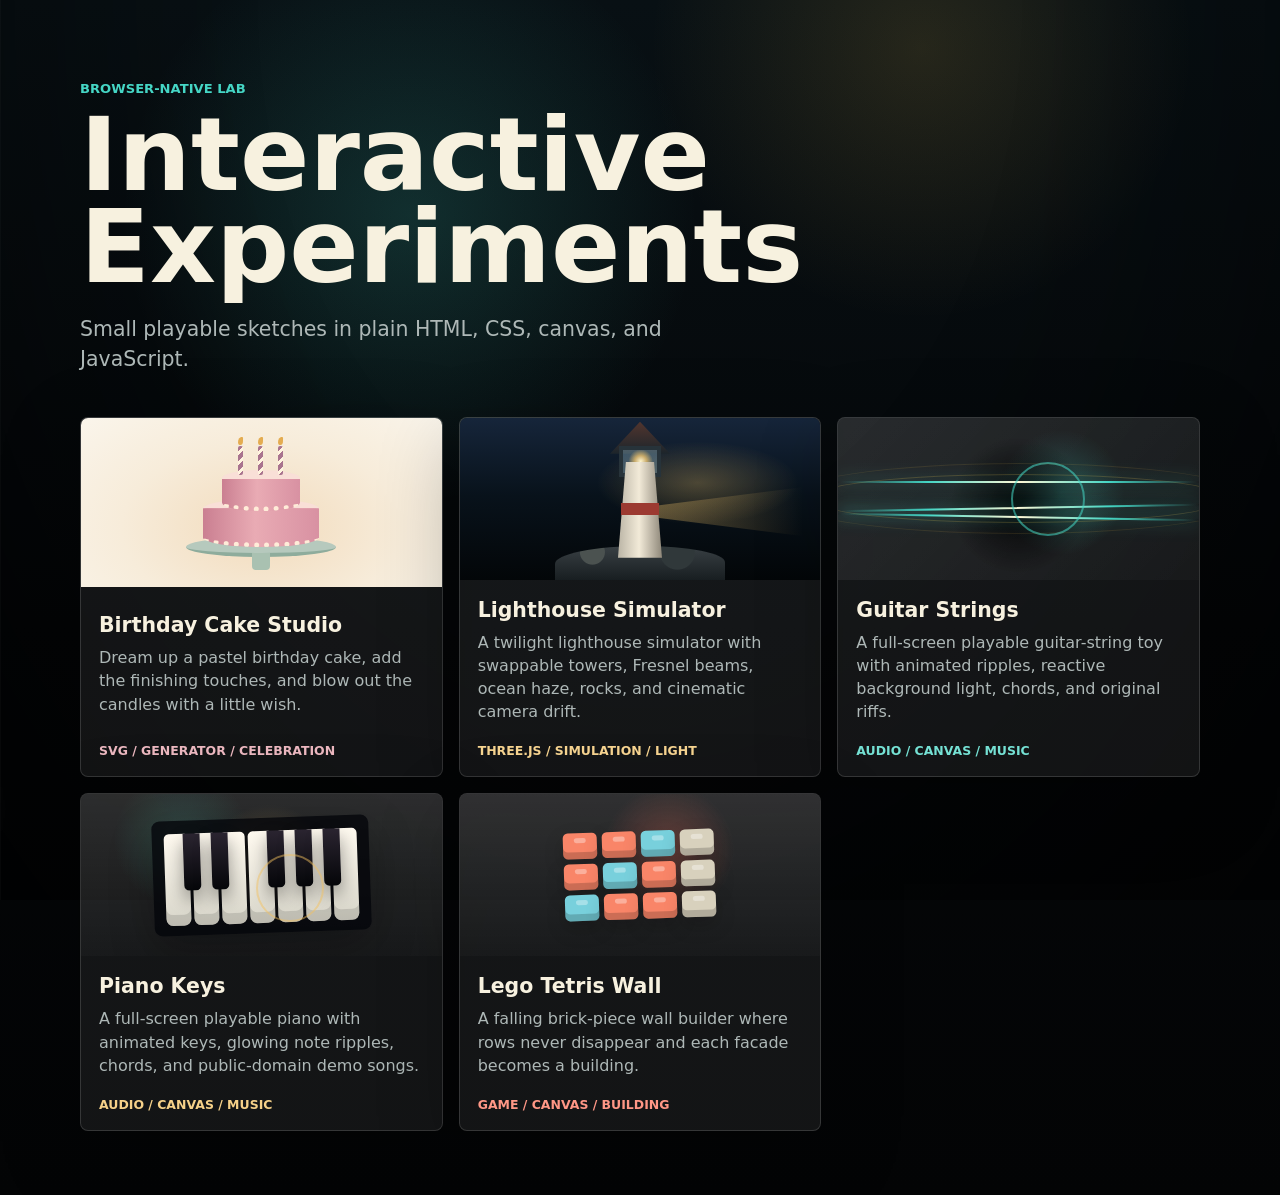
<file: index.html>
<!doctype html>
<html lang="en">
<head>
  <meta charset="utf-8">
  <meta name="viewport" content="width=device-width, initial-scale=1">
  <title>Interactive Experiments</title>
  <meta name="description" content="A growing collection of small browser-native interaction, audio, and visual experiments.">
  <link rel="stylesheet" href="shared/gallery.css?v=24">
</head>
<body>
  <main class="shell">
    <header class="hero">
      <p class="eyebrow">Browser-native lab</p>
      <h1>Interactive Experiments</h1>
      <p class="intro">Small playable sketches in plain HTML, CSS, canvas, and JavaScript.</p>
    </header>

    <section class="grid" id="experiment-grid" aria-label="Experiments">
      <a class="experiment-card" href="experiments/birthday-cake/" style="--accent: #e6a1ab">
        <span class="card-art cake-art" aria-hidden="true">
          <span class="mini-cake-stand"></span>
          <span class="mini-cake-bottom"></span>
          <span class="mini-cake-top"></span>
          <span class="mini-cake-candles"><i></i><i></i><i></i></span>
        </span>
        <span class="card-copy">
          <strong>Birthday Cake Studio</strong>
          <span>Dream up a pastel birthday cake, add the finishing touches, and blow out the candles with a little wish.</span>
        </span>
        <span class="tags">svg / generator / celebration</span>
      </a>
      <a class="experiment-card" href="experiments/lighthouse-simulator/?v=23" style="--accent: #f6c66a">
        <span class="card-art lighthouse-art" aria-hidden="true">
          <span class="mini-beam"></span>
          <span class="mini-lighthouse">
            <span class="mini-roof"></span>
            <span class="mini-lantern"></span>
            <span class="mini-tower"></span>
            <span class="mini-band"></span>
          </span>
          <span class="mini-rocks"></span>
        </span>
        <span class="card-copy">
          <strong>Lighthouse Simulator</strong>
          <span>A twilight lighthouse simulator with swappable towers, Fresnel beams, ocean haze, rocks, and cinematic camera drift.</span>
        </span>
        <span class="tags">three.js / simulation / light</span>
      </a>
      <a class="experiment-card" href="experiments/guitar-strings/" style="--accent: #45d6c5">
        <span class="card-art strings-art" aria-hidden="true">
          <span class="string string-a"></span>
          <span class="string string-b"></span>
          <span class="string string-c"></span>
          <span class="pulse"></span>
        </span>
        <span class="card-copy">
          <strong>Guitar Strings</strong>
          <span>A full-screen playable guitar-string toy with animated ripples, reactive background light, chords, and original riffs.</span>
        </span>
        <span class="tags">audio / canvas / music</span>
      </a>
      <a class="experiment-card" href="experiments/piano-keys/" style="--accent: #f3c15f">
        <span class="card-art piano-art" aria-hidden="true">
          <span class="mini-piano">
            <span class="piano-white"></span>
            <span class="piano-white"></span>
            <span class="piano-white"></span>
            <span class="piano-white"></span>
            <span class="piano-white"></span>
            <span class="piano-white"></span>
            <span class="piano-white"></span>
            <span class="piano-black black-a"></span>
            <span class="piano-black black-b"></span>
            <span class="piano-black black-c"></span>
            <span class="piano-black black-d"></span>
            <span class="piano-black black-e"></span>
          </span>
          <span class="key-glow"></span>
        </span>
        <span class="card-copy">
          <strong>Piano Keys</strong>
          <span>A full-screen playable piano with animated keys, glowing note ripples, chords, and public-domain demo songs.</span>
        </span>
        <span class="tags">audio / canvas / music</span>
      </a>
      <a class="experiment-card" href="experiments/lego-tetris/" style="--accent: #ff725c">
        <span class="card-art bricks-art" aria-hidden="true">
          <span class="mini-wall">
            <span></span><span></span><span></span><span></span>
            <span></span><span></span><span></span><span></span>
            <span></span><span></span><span></span><span></span>
          </span>
        </span>
        <span class="card-copy">
          <strong>Lego Tetris Wall</strong>
          <span>A falling brick-piece wall builder where rows never disappear and each facade becomes a building.</span>
        </span>
        <span class="tags">game / canvas / building</span>
      </a>
    </section>
  </main>

  <script src="shared/gallery.js?v=24" defer></script>
</body>
</html>
</file>
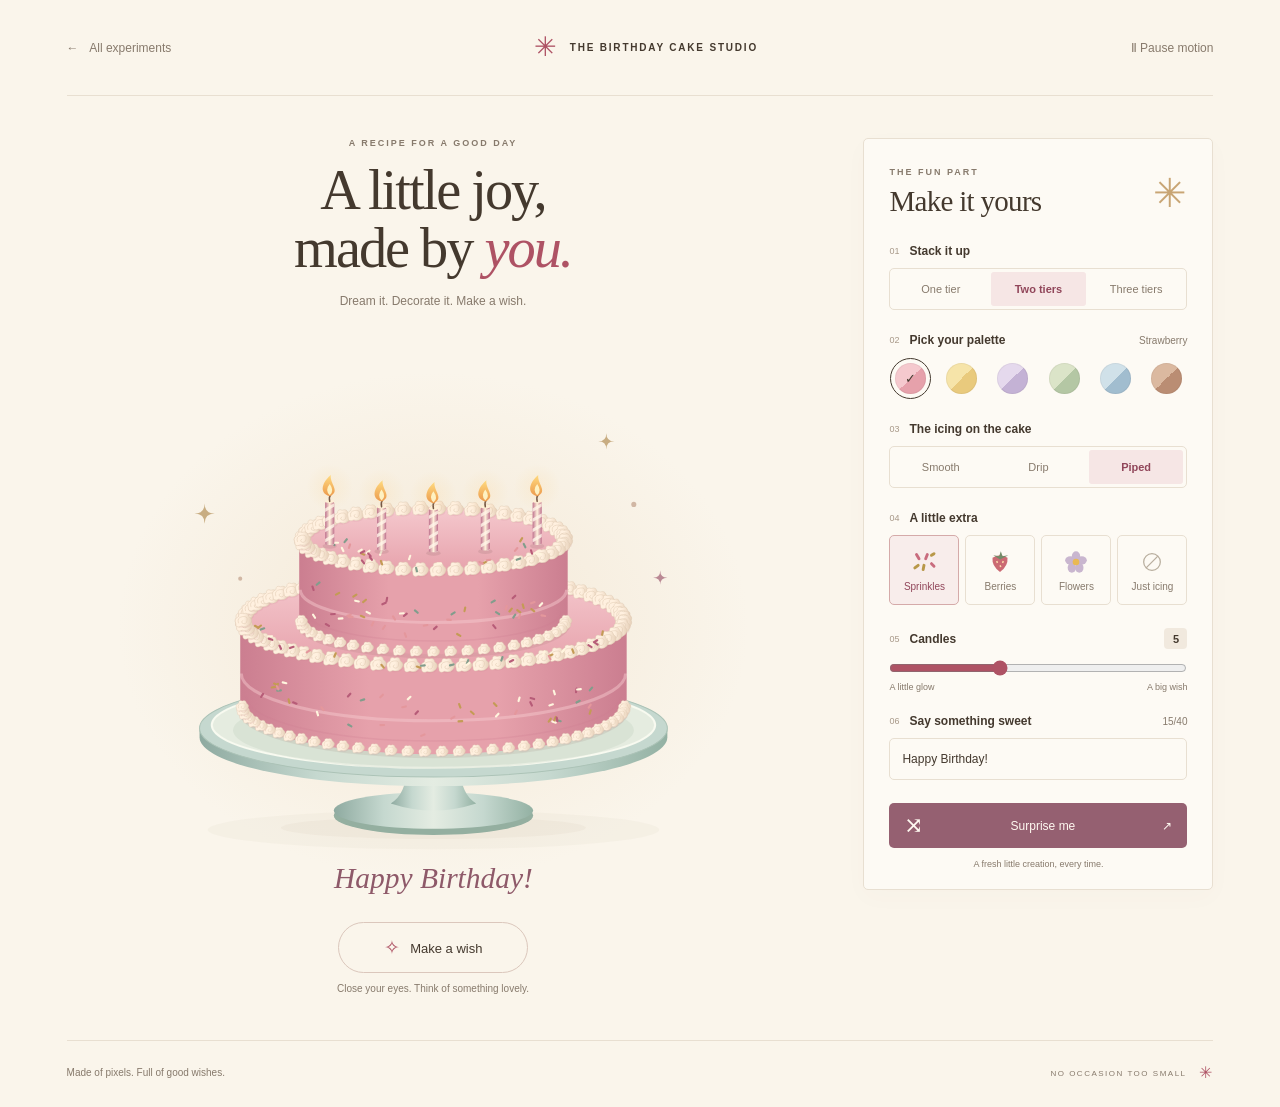
<file: experiments/birthday-cake/index.html>
<!doctype html>
<html lang="en">
<head>
  <meta charset="utf-8">
  <meta name="viewport" content="width=device-width, initial-scale=1">
  <meta name="theme-color" content="#faf5eb">
  <meta name="description" content="Make a little birthday magic. Build your own animated cake, add the finishing touches, and make a wish.">
  <title>Birthday Cake Studio · Interactive Experiments</title>
  <link rel="stylesheet" href="css/styles.css">
</head>
<body>
  <div class="page">
    <header class="masthead">
      <a class="back-link" href="../../" aria-label="Back to all experiments"><span aria-hidden="true">←</span> All experiments</a>
      <span class="wordmark"><span class="brand-flower" aria-hidden="true">✳</span> THE BIRTHDAY CAKE STUDIO</span>
      <button id="motion-toggle" class="motion-toggle" type="button" aria-pressed="false"><span aria-hidden="true">Ⅱ</span> Pause motion</button>
    </header>

    <main class="studio">
      <section class="preview" aria-label="Your birthday cake">
        <div class="intro">
          <p class="eyebrow">A RECIPE FOR A GOOD DAY</p>
          <h1>A little joy,<br>made by <em>you.</em></h1>
          <p>Dream it. Decorate it. Make a wish.</p>
        </div>
        <div id="cake-stage" class="cake-stage">
          <svg id="cake-svg" xmlns="http://www.w3.org/2000/svg" viewBox="0 0 760 680" role="img" aria-labelledby="cake-title cake-description">
            <title id="cake-title">Your birthday cake</title>
            <desc id="cake-description">A strawberry-pink birthday cake with two tiers and five lit candles.</desc>
          </svg>
        </div>
        <div class="celebration-controls">
          <button id="wish-button" class="wish-button" type="button"><span aria-hidden="true">✧</span> Make a wish</button>
          <p id="wish-hint">Close your eyes. Think of something lovely.</p>
        </div>
        <p id="announcement" class="sr-only" role="status" aria-live="polite" aria-atomic="true"></p>
      </section>

      <aside class="recipe" aria-labelledby="recipe-title">
        <div class="recipe-heading"><div><p class="eyebrow">THE FUN PART</p><h2 id="recipe-title">Make it yours</h2></div><span class="recipe-star" aria-hidden="true">✳</span></div>
        <form id="cake-controls">
          <fieldset>
            <legend><span class="step">01</span> Stack it up</legend>
            <div class="segments tier-options">
              <label><input type="radio" name="tiers" value="1"><span>One tier</span></label>
              <label><input type="radio" name="tiers" value="2" checked><span>Two tiers</span></label>
              <label><input type="radio" name="tiers" value="3"><span>Three tiers</span></label>
            </div>
          </fieldset>

          <fieldset>
            <legend><span class="step">02</span> Pick your palette <span id="palette-name" class="field-detail">Strawberry</span></legend>
            <div id="palette-options" class="palette-options"></div>
          </fieldset>

          <fieldset>
            <legend><span class="step">03</span> The icing on the cake</legend>
            <div class="segments">
              <label><input type="radio" name="icing" value="smooth"><span>Smooth</span></label>
              <label><input type="radio" name="icing" value="drip"><span>Drip</span></label>
              <label><input type="radio" name="icing" value="piped" checked><span>Piped</span></label>
            </div>
          </fieldset>

          <fieldset>
            <legend><span class="step">04</span> A little extra</legend>
            <div class="topping-options">
              <label><input type="radio" name="topping" value="sprinkles" checked><span><svg viewBox="0 0 36 30" aria-hidden="true"><g stroke-width="3.5" stroke-linecap="round"><path d="m9 6 3 5m10-5-2 5m7 6 3 3" stroke="#c96c7e"/><path d="m7 22 4-3m6 5 1-5m9-12 3-2" stroke="#b89848"/></g></svg>Sprinkles</span></label>
              <label><input type="radio" name="topping" value="berries"><span><svg viewBox="0 0 36 30" aria-hidden="true"><path d="M9 10Q18 4 27 10Q28 20 18 27Q8 20 9 10" fill="#cb6a73"/><path d="m18 12-8-5 7 1 2-6 2 6 7-1Z" fill="#738b68"/><path d="m14 14 1 2m7-2-1 2m-3 3 1 2" stroke="#ffdfac" stroke-width="1.8"/></svg>Berries</span></label>
              <label><input type="radio" name="topping" value="flowers"><span><svg viewBox="0 0 36 30" aria-hidden="true"><g fill="#c9b6cf"><ellipse cx="18" cy="8" rx="5" ry="6"/><ellipse cx="25" cy="13" rx="6" ry="5"/><ellipse cx="22" cy="22" rx="5" ry="6"/><ellipse cx="13" cy="22" rx="5" ry="6"/><ellipse cx="11" cy="13" rx="6" ry="5"/></g><circle cx="18" cy="15" r="4" fill="#e9b953"/></svg>Flowers</span></label>
              <label><input type="radio" name="topping" value="none"><span><svg viewBox="0 0 36 30" aria-hidden="true"><circle cx="18" cy="15" r="10" fill="none" stroke="#b8ae9e" stroke-width="1.5"/><path d="m11 22 14-14" stroke="#b8ae9e" stroke-width="1.5"/></svg>Just icing</span></label>
            </div>
          </fieldset>

          <div class="candle-field">
            <label for="candles"><span class="step">05</span> Candles <output id="candle-count" for="candles">5</output></label>
            <input id="candles" name="candles" type="range" min="1" max="12" value="5">
            <div class="range-ends" aria-hidden="true"><span>A little glow</span><span>A big wish</span></div>
          </div>

          <div class="message-field">
            <label for="message"><span class="step">06</span> Say something sweet <span class="field-detail"><span id="message-count">15</span>/40</span></label>
            <input id="message" name="message" type="text" value="Happy Birthday!" maxlength="40" autocomplete="off" spellcheck="false" placeholder="Your birthday message">
          </div>
          <button id="surprise-button" class="surprise-button" type="button"><span aria-hidden="true">⤨</span> Surprise me <span class="button-arrow" aria-hidden="true">↗</span></button>
          <p class="recipe-note">A fresh little creation, every time.</p>
        </form>
      </aside>
    </main>
    <footer><span>Made of pixels. Full of good wishes.</span><span>NO OCCASION TOO SMALL <span aria-hidden="true">✳</span></span></footer>
    <noscript><p class="noscript">Please enable JavaScript to decorate your cake.</p></noscript>
  </div>
  <script type="module" src="js/main.js"></script>
</body>
</html>
</file>
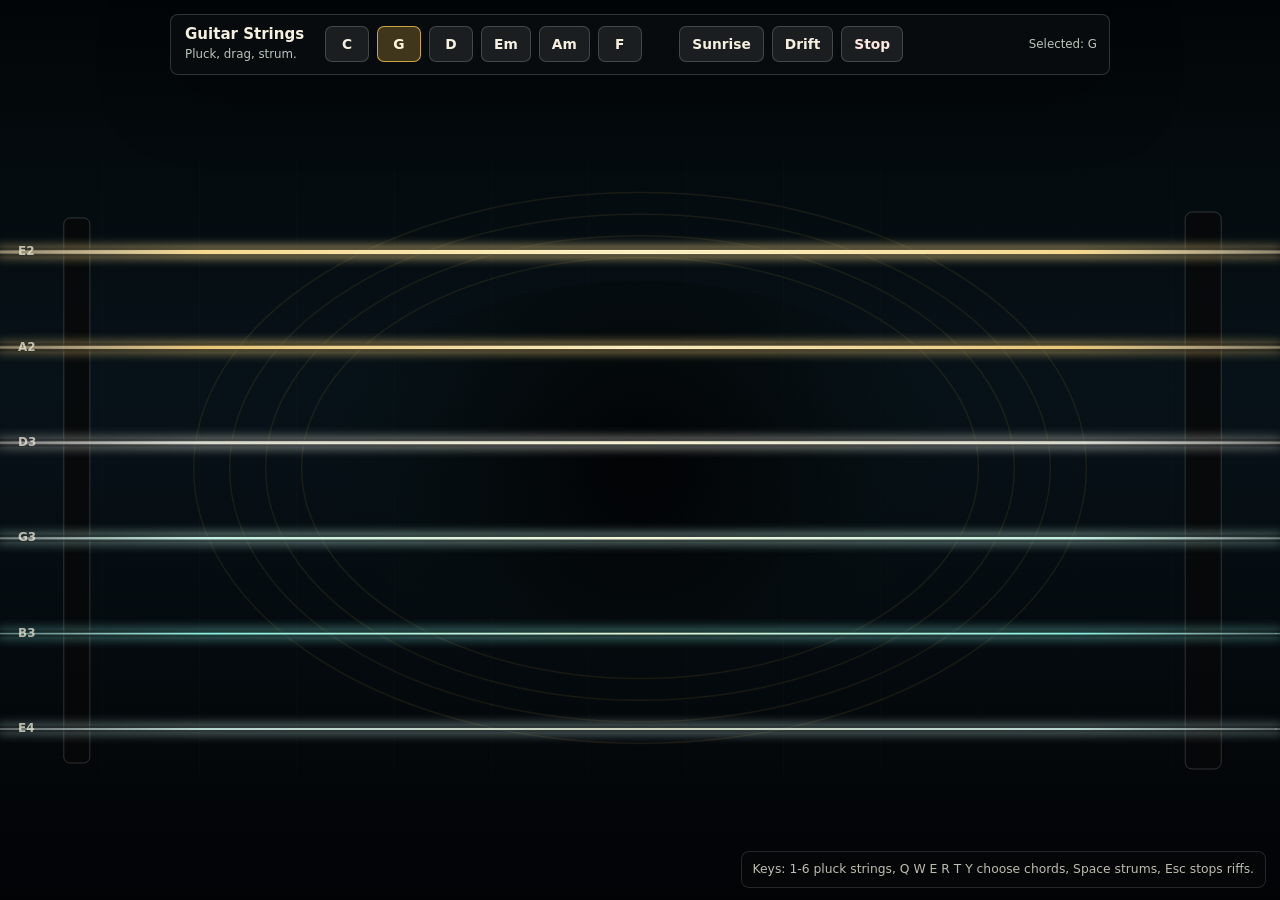
<file: experiments/guitar-strings/index.html>
<!doctype html>
<html lang="en">
<head>
  <meta charset="utf-8">
  <meta name="viewport" content="width=device-width, initial-scale=1">
  <title>Playable Guitar Strings</title>
  <style>
    :root {
      color-scheme: dark;
      --ink: #f5f0df;
      --muted: #b9c6bc;
      --panel: rgba(11, 14, 16, 0.74);
      --panel-strong: rgba(5, 7, 9, 0.88);
      --line: rgba(255, 255, 255, 0.16);
      --gold: #f2c14e;
      --teal: #45d6c5;
      --rose: #f0786d;
    }

    * {
      box-sizing: border-box;
    }

    html,
    body {
      width: 100%;
      height: 100%;
      margin: 0;
      overflow: hidden;
      background:
        linear-gradient(180deg, #030608 0%, #071014 44%, #030507 100%);
      color: var(--ink);
      font-family: Inter, ui-sans-serif, system-ui, -apple-system, BlinkMacSystemFont, "Segoe UI", sans-serif;
      letter-spacing: 0;
      user-select: none;
      -webkit-user-select: none;
      touch-action: none;
    }

    body::before {
      position: fixed;
      inset: 0;
      content: "";
      pointer-events: none;
      background:
        linear-gradient(90deg, rgba(255, 255, 255, 0.025) 0 1px, transparent 1px 11vw),
        radial-gradient(ellipse at 50% 48%, rgba(255, 255, 255, 0.045), transparent 34%),
        radial-gradient(ellipse at 50% 50%, transparent 0 32%, rgba(0, 0, 0, 0.7) 86%);
      opacity: 0.76;
    }

    canvas {
      position: fixed;
      inset: 0;
      width: 100vw;
      height: 100vh;
      display: block;
      cursor: crosshair;
    }

    .topbar {
      position: fixed;
      top: max(14px, env(safe-area-inset-top));
      left: 50%;
      z-index: 2;
      display: flex;
      align-items: center;
      gap: 14px;
      width: min(940px, calc(100vw - 28px));
      min-height: 56px;
      padding: 10px 12px;
      border: 1px solid var(--line);
      border-radius: 8px;
      background: var(--panel);
      box-shadow: 0 18px 70px rgba(0, 0, 0, 0.36);
      backdrop-filter: blur(18px) saturate(1.2);
      transform: translateX(-50%);
    }

    .brand {
      min-width: 128px;
      padding: 2px 6px 2px 2px;
    }

    .brand strong {
      display: block;
      font-size: 0.94rem;
      line-height: 1.05;
    }

    .brand span,
    .status {
      color: var(--muted);
      font-size: 0.74rem;
      line-height: 1.25;
    }

    .controls {
      display: flex;
      align-items: center;
      gap: 8px;
      min-width: 0;
    }

    .controls.chords {
      flex: 1 1 auto;
    }

    .controls.riffs {
      flex: 0 0 auto;
    }

    button {
      appearance: none;
      min-width: 44px;
      height: 36px;
      padding: 0 12px;
      border: 1px solid rgba(255, 255, 255, 0.18);
      border-radius: 7px;
      background: rgba(255, 255, 255, 0.08);
      color: var(--ink);
      font: inherit;
      font-size: 0.86rem;
      font-weight: 700;
      letter-spacing: 0;
      white-space: nowrap;
      cursor: pointer;
      transition: transform 120ms ease, border-color 120ms ease, background 120ms ease;
    }

    button:hover {
      border-color: rgba(242, 193, 78, 0.62);
      background: rgba(242, 193, 78, 0.16);
      transform: translateY(-1px);
    }

    button:focus-visible {
      outline: 2px solid var(--teal);
      outline-offset: 2px;
    }

    button[aria-pressed="true"] {
      border-color: rgba(242, 193, 78, 0.8);
      background: rgba(242, 193, 78, 0.24);
      color: #fff7dc;
    }

    .stop {
      color: #ffe7e2;
    }

    .status {
      flex: 0 1 180px;
      min-width: 116px;
      text-align: right;
    }

    .help {
      position: fixed;
      right: max(14px, env(safe-area-inset-right));
      bottom: max(12px, env(safe-area-inset-bottom));
      z-index: 2;
      max-width: min(530px, calc(100vw - 28px));
      padding: 9px 11px;
      border: 1px solid rgba(255, 255, 255, 0.13);
      border-radius: 8px;
      background: var(--panel-strong);
      color: rgba(245, 240, 223, 0.78);
      font-size: 0.77rem;
      line-height: 1.35;
      backdrop-filter: blur(14px);
    }

    .flash {
      position: fixed;
      left: 50%;
      bottom: max(54px, calc(env(safe-area-inset-bottom) + 54px));
      z-index: 3;
      padding: 8px 12px;
      border: 1px solid rgba(69, 214, 197, 0.35);
      border-radius: 8px;
      background: rgba(4, 13, 13, 0.78);
      color: #dffffb;
      font-size: 0.8rem;
      opacity: 0;
      transform: translate(-50%, 10px);
      transition: opacity 180ms ease, transform 180ms ease;
      pointer-events: none;
    }

    .flash.show {
      opacity: 1;
      transform: translate(-50%, 0);
    }

    @media (max-width: 760px) {
      .topbar {
        top: max(10px, env(safe-area-inset-top));
        align-items: stretch;
        flex-wrap: wrap;
        gap: 8px;
        padding: 9px;
      }

      .brand {
        min-width: 0;
        flex: 1 1 156px;
      }

      .controls {
        flex-wrap: wrap;
        gap: 6px;
      }

      .controls.chords,
      .controls.riffs {
        flex: 1 1 100%;
      }

      button {
        flex: 1 1 46px;
        min-width: 42px;
        height: 34px;
        padding: 0 9px;
        font-size: 0.82rem;
      }

      .status {
        flex: 1 1 160px;
        text-align: left;
      }

      .help {
        left: max(10px, env(safe-area-inset-left));
        right: max(10px, env(safe-area-inset-right));
        bottom: max(10px, env(safe-area-inset-bottom));
        max-width: none;
        font-size: 0.72rem;
      }
    }

    @media (max-height: 560px) {
      .help {
        display: none;
      }
    }
  </style>
</head>
<body>
  <canvas id="guitar" aria-label="Interactive animated guitar strings"></canvas>

  <section class="topbar" aria-label="Guitar controls">
    <div class="brand">
      <strong>Guitar Strings</strong>
      <span>Pluck, drag, strum.</span>
    </div>
    <div class="controls chords" aria-label="Chords">
      <button type="button" data-chord="C" aria-pressed="false">C</button>
      <button type="button" data-chord="G" aria-pressed="true">G</button>
      <button type="button" data-chord="D" aria-pressed="false">D</button>
      <button type="button" data-chord="Em" aria-pressed="false">Em</button>
      <button type="button" data-chord="Am" aria-pressed="false">Am</button>
      <button type="button" data-chord="F" aria-pressed="false">F</button>
    </div>
    <div class="controls riffs" aria-label="Riffs">
      <button type="button" data-riff="sunrise">Sunrise</button>
      <button type="button" data-riff="drift">Drift</button>
      <button class="stop" type="button" data-stop>Stop</button>
    </div>
    <div class="status" id="status" aria-live="polite">Selected: G</div>
  </section>

  <div class="help">Keys: 1-6 pluck strings, Q W E R T Y choose chords, Space strums, Esc stops riffs.</div>
  <div class="flash" id="flash">Audio ready</div>

  <script src="js/config.js" defer></script>
  <script src="js/audio.js" defer></script>
  <script src="js/renderer.js" defer></script>
  <script src="js/main.js" defer></script>
</body>
</html>
</file>
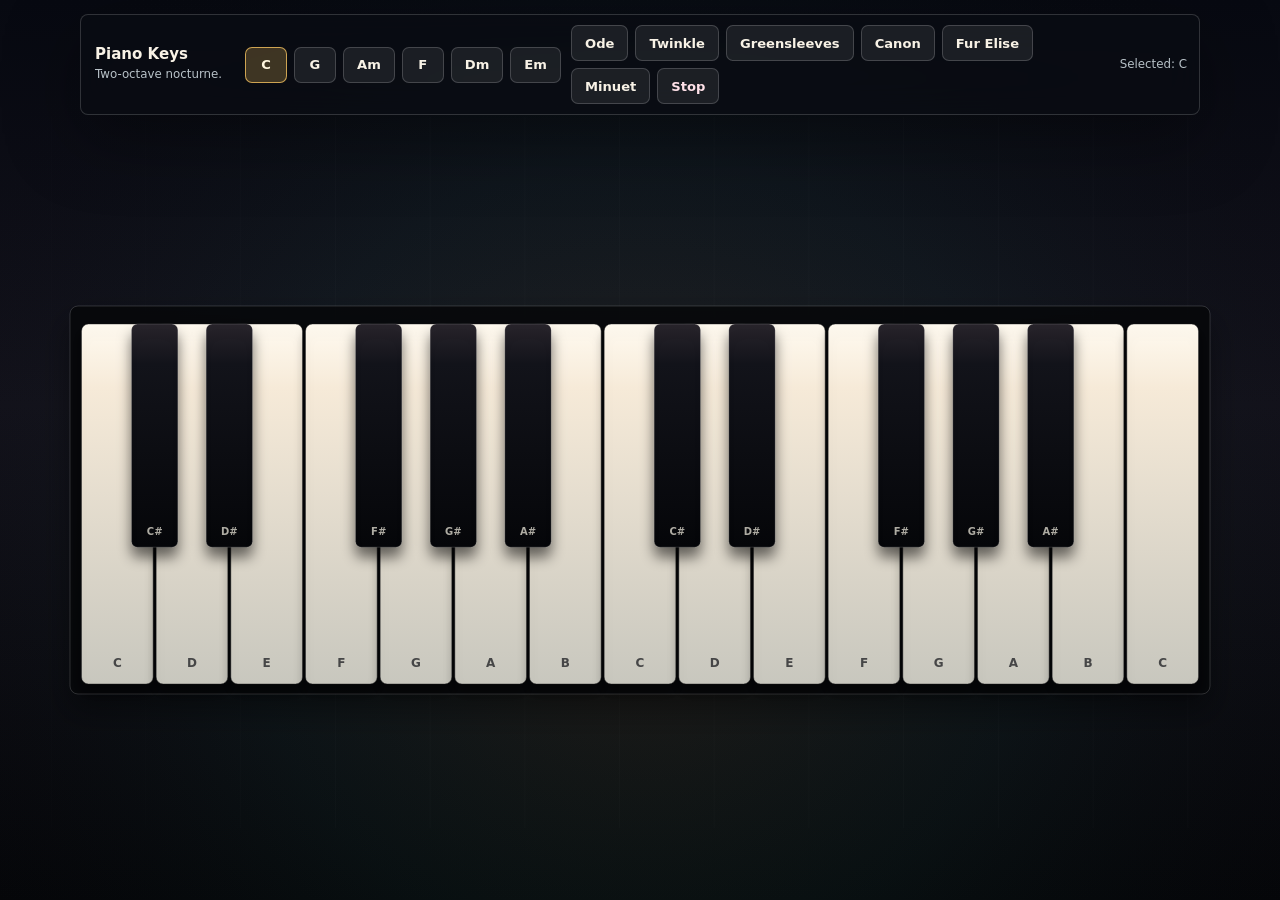
<file: experiments/piano-keys/index.html>
<!doctype html>
<html lang="en">
<head>
  <meta charset="utf-8">
  <meta name="viewport" content="width=device-width, initial-scale=1">
  <title>Playable Piano Keys</title>
  <style>
    :root {
      color-scheme: dark;
      --ink: #f8f2e6;
      --muted: #b8c2c8;
      --panel: rgba(10, 12, 18, 0.78);
      --panel-strong: rgba(4, 6, 10, 0.9);
      --line: rgba(255, 255, 255, 0.16);
      --amber: #f3c15f;
      --jade: #52ddbd;
      --rose: #f07a96;
      --blue: #7eb7ff;
    }

    * {
      box-sizing: border-box;
    }

    html,
    body {
      width: 100%;
      height: 100%;
      margin: 0;
      overflow: hidden;
      background: linear-gradient(180deg, #07090f 0%, #111019 48%, #050609 100%);
      color: var(--ink);
      font-family: Inter, ui-sans-serif, system-ui, -apple-system, BlinkMacSystemFont, "Segoe UI", sans-serif;
      letter-spacing: 0;
      user-select: none;
      -webkit-user-select: none;
      touch-action: none;
    }

    body::before {
      position: fixed;
      inset: 0;
      content: "";
      pointer-events: none;
      background:
        linear-gradient(90deg, rgba(255, 255, 255, 0.026) 0 1px, transparent 1px 10vw),
        radial-gradient(ellipse at 50% 74%, rgba(243, 193, 95, 0.1), transparent 31%),
        radial-gradient(ellipse at 34% 18%, rgba(82, 221, 189, 0.08), transparent 28%),
        radial-gradient(ellipse at 72% 22%, rgba(240, 122, 150, 0.08), transparent 24%),
        radial-gradient(ellipse at 50% 50%, transparent 0 48%, rgba(0, 0, 0, 0.64) 94%);
      opacity: 0.9;
    }

    canvas {
      position: fixed;
      inset: 0;
      width: 100vw;
      height: 100vh;
      display: block;
      cursor: pointer;
    }

    .topbar {
      position: fixed;
      top: max(14px, env(safe-area-inset-top));
      left: 50%;
      z-index: 2;
      display: grid;
      grid-template-columns: 142px max-content minmax(0, 1fr) 126px;
      align-items: center;
      gap: 10px;
      width: min(1120px, calc(100vw - 28px));
      min-height: 58px;
      padding: 10px 12px;
      border: 1px solid var(--line);
      border-radius: 8px;
      background: var(--panel);
      box-shadow: 0 20px 74px rgba(0, 0, 0, 0.38);
      backdrop-filter: blur(18px) saturate(1.18);
      transform: translateX(-50%);
    }

    .brand {
      min-width: 0;
      padding: 2px 4px 2px 2px;
    }

    .brand strong {
      display: block;
      font-size: 0.94rem;
      line-height: 1.05;
    }

    .brand span,
    .status {
      color: var(--muted);
      font-size: 0.74rem;
      line-height: 1.25;
    }

    .controls {
      display: flex;
      align-items: center;
      gap: 7px;
      min-width: 0;
      min-height: 36px;
    }

    .controls.chords {
      justify-content: center;
    }

    .controls.songs {
      flex-wrap: wrap;
      justify-content: flex-start;
      overflow: visible;
    }

    button {
      appearance: none;
      flex: 0 0 auto;
      min-width: 42px;
      height: 36px;
      padding: 0 13px;
      border: 1px solid rgba(255, 255, 255, 0.18);
      border-radius: 7px;
      background: rgba(255, 255, 255, 0.08);
      color: var(--ink);
      font: inherit;
      font-size: 0.82rem;
      font-weight: 750;
      letter-spacing: 0;
      white-space: nowrap;
      cursor: pointer;
      transition: transform 120ms ease, border-color 120ms ease, background 120ms ease;
    }

    button:hover {
      border-color: rgba(82, 221, 189, 0.62);
      background: rgba(82, 221, 189, 0.14);
      transform: translateY(-1px);
    }

    button:focus-visible {
      outline: 2px solid var(--jade);
      outline-offset: 2px;
    }

    button[aria-pressed="true"] {
      border-color: rgba(243, 193, 95, 0.8);
      background: rgba(243, 193, 95, 0.23);
      color: #fff7df;
    }

    .stop {
      color: #ffe1e8;
    }

    .status {
      flex: 0 1 170px;
      min-width: 116px;
      text-align: right;
    }

    .flash {
      position: fixed;
      left: 50%;
      bottom: max(24px, calc(env(safe-area-inset-bottom) + 24px));
      z-index: 3;
      padding: 8px 12px;
      border: 1px solid rgba(126, 183, 255, 0.34);
      border-radius: 8px;
      background: rgba(5, 9, 16, 0.8);
      color: #e2f0ff;
      font-size: 0.8rem;
      opacity: 0;
      transform: translate(-50%, 10px);
      transition: opacity 180ms ease, transform 180ms ease;
      pointer-events: none;
    }

    .flash.show {
      opacity: 1;
      transform: translate(-50%, 0);
    }

    @media (max-width: 900px) {
      .topbar {
        grid-template-columns: 1fr auto;
        align-items: stretch;
        gap: 8px;
        padding: 9px;
      }

      .brand {
        grid-column: 1;
      }

      .controls {
        gap: 6px;
      }

      .controls.chords,
      .controls.songs {
        grid-column: 1 / -1;
      }

      .controls.chords {
        flex-wrap: wrap;
      }

      button {
        min-width: 40px;
        height: 34px;
        padding: 0 11px;
        font-size: 0.78rem;
      }

      .status {
        grid-column: 2;
        text-align: left;
      }
    }

    @media (max-height: 520px) {
      .topbar {
        top: max(8px, env(safe-area-inset-top));
      }
    }
  </style>
</head>
<body>
  <canvas id="piano" aria-label="Interactive animated piano keyboard"></canvas>

  <section class="topbar" aria-label="Piano controls">
    <div class="brand">
      <strong>Piano Keys</strong>
      <span>Two-octave nocturne.</span>
    </div>
    <div class="controls chords" aria-label="Chords">
      <button type="button" data-chord="C" aria-pressed="true">C</button>
      <button type="button" data-chord="G" aria-pressed="false">G</button>
      <button type="button" data-chord="Am" aria-pressed="false">Am</button>
      <button type="button" data-chord="F" aria-pressed="false">F</button>
      <button type="button" data-chord="Dm" aria-pressed="false">Dm</button>
      <button type="button" data-chord="Em" aria-pressed="false">Em</button>
    </div>
    <div class="controls songs" aria-label="Demo songs">
      <button type="button" data-song="ode">Ode</button>
      <button type="button" data-song="twinkle">Twinkle</button>
      <button type="button" data-song="greensleeves">Greensleeves</button>
      <button type="button" data-song="canon">Canon</button>
      <button type="button" data-song="furElise">Fur Elise</button>
      <button type="button" data-song="minuet">Minuet</button>
      <button class="stop" type="button" data-stop>Stop</button>
    </div>
    <div class="status" id="status" aria-live="polite">Selected: C</div>
  </section>

  <div class="flash" id="flash">Audio ready</div>

  <script src="js/config.js" defer></script>
  <script src="js/audio.js" defer></script>
  <script src="js/renderer.js" defer></script>
  <script src="js/main.js" defer></script>
</body>
</html>
</file>
<file: shared/gallery.css>
:root {
  color-scheme: dark;
  --bg: #050709;
  --ink: #f7f1df;
  --muted: #aeb8b7;
  --panel: rgba(255, 255, 255, 0.065);
  --panel-strong: rgba(255, 255, 255, 0.095);
  --line: rgba(255, 255, 255, 0.14);
}

* {
  box-sizing: border-box;
}

html,
body {
  min-height: 100%;
  margin: 0;
}

body {
  background:
    radial-gradient(circle at 32% 18%, rgba(69, 214, 197, 0.17), transparent 18rem),
    radial-gradient(circle at 72% 4%, rgba(242, 193, 78, 0.13), transparent 17rem),
    linear-gradient(180deg, #081014 0%, var(--bg) 52%, #030405 100%);
  color: var(--ink);
  font-family: Inter, ui-sans-serif, system-ui, -apple-system, BlinkMacSystemFont, "Segoe UI", sans-serif;
  letter-spacing: 0;
}

body::before {
  position: fixed;
  inset: 0;
  z-index: -1;
  content: "";
  background:
    linear-gradient(90deg, rgba(255, 255, 255, 0.025) 0 1px, transparent 1px 8vw),
    radial-gradient(ellipse at 50% 0%, transparent 0 42%, rgba(0, 0, 0, 0.54) 100%);
  pointer-events: none;
}

.shell {
  width: min(1120px, calc(100% - 32px));
  margin: 0 auto;
  padding: 9vh 0 64px;
}

.hero {
  max-width: 780px;
  margin-bottom: 42px;
}

.eyebrow {
  margin: 0 0 13px;
  color: #45d6c5;
  font-size: 0.82rem;
  font-weight: 800;
  text-transform: uppercase;
}

h1 {
  margin: 0;
  font-size: clamp(3rem, 8vw, 7.8rem);
  line-height: 0.9;
  letter-spacing: 0;
}

.intro {
  max-width: 600px;
  margin: 22px 0 0;
  color: var(--muted);
  font-size: clamp(1.04rem, 1.7vw, 1.28rem);
  line-height: 1.45;
}

.grid {
  display: grid;
  grid-template-columns: repeat(auto-fit, minmax(min(100%, 290px), 1fr));
  gap: 16px;
}

.experiment-card {
  position: relative;
  display: grid;
  min-height: 310px;
  padding: 18px;
  overflow: hidden;
  border: 1px solid var(--line);
  border-radius: 8px;
  background: var(--panel);
  color: inherit;
  text-decoration: none;
  box-shadow: 0 24px 80px rgba(0, 0, 0, 0.3);
  transition: transform 160ms ease, border-color 160ms ease, background 160ms ease;
}

.experiment-card:hover {
  border-color: color-mix(in srgb, var(--accent) 62%, white);
  background: var(--panel-strong);
  transform: translateY(-3px);
}

.experiment-card:focus-visible {
  outline: 2px solid var(--accent);
  outline-offset: 3px;
}

.card-art {
  position: relative;
  display: block;
  min-height: 162px;
  margin: -18px -18px 18px;
  overflow: hidden;
  background:
    radial-gradient(circle at 50% 54%, rgba(0, 0, 0, 0.84), transparent 34%),
    radial-gradient(circle at 62% 46%, color-mix(in srgb, var(--accent) 24%, transparent), transparent 26%),
    linear-gradient(135deg, rgba(255, 255, 255, 0.08), rgba(255, 255, 255, 0.02));
}

.strings-art::before,
.strings-art::after {
  position: absolute;
  inset: 35% -8%;
  content: "";
  border: 1px solid rgba(242, 193, 78, 0.2);
  border-radius: 50%;
}

.strings-art::after {
  inset: 28% -15%;
  opacity: 0.55;
}

.string {
  position: absolute;
  left: 0;
  right: 0;
  height: 2px;
  border-radius: 999px;
  background: linear-gradient(90deg, transparent, var(--accent), #fff8d6, var(--accent), transparent);
  box-shadow: 0 0 18px color-mix(in srgb, var(--accent) 70%, transparent);
}

.string-a {
  top: 39%;
}

.string-b {
  top: 51%;
  transform: translateY(7px) rotate(-1deg);
}

.string-c {
  top: 63%;
  transform: translateY(-4px) rotate(1deg);
}

.pulse {
  position: absolute;
  left: 58%;
  top: 50%;
  width: 74px;
  height: 74px;
  border: 2px solid var(--accent);
  border-radius: 50%;
  opacity: 0.56;
  transform: translate(-50%, -50%);
}

.piano-art {
  display: grid;
  place-items: center;
  background:
    radial-gradient(circle at 52% 45%, color-mix(in srgb, var(--accent) 28%, transparent), transparent 30%),
    radial-gradient(circle at 28% 28%, rgba(82, 221, 189, 0.18), transparent 24%),
    linear-gradient(180deg, rgba(255, 255, 255, 0.11), rgba(255, 255, 255, 0.02));
}

.mini-piano {
  position: relative;
  display: grid;
  grid-template-columns: repeat(7, 25px);
  grid-auto-rows: 92px;
  gap: 3px;
  padding: 13px 12px 10px;
  border-radius: 8px;
  background: rgba(3, 5, 9, 0.78);
  box-shadow: 0 18px 44px rgba(0, 0, 0, 0.28);
  transform: rotate(-2deg);
}

.piano-white {
  border-radius: 5px 5px 7px 7px;
  background: linear-gradient(180deg, #fffaf0, #d7d5c9);
  box-shadow: inset 0 -11px 0 rgba(0, 0, 0, 0.12);
}

.piano-black {
  position: absolute;
  top: 13px;
  width: 17px;
  height: 57px;
  border-radius: 0 0 5px 5px;
  background: linear-gradient(180deg, #2a2430, #050609);
  box-shadow: 0 9px 17px rgba(0, 0, 0, 0.38);
}

.black-a {
  left: 31px;
}

.black-b {
  left: 59px;
}

.black-c {
  left: 115px;
}

.black-d {
  left: 143px;
}

.black-e {
  left: 171px;
}

.key-glow {
  position: absolute;
  left: 58%;
  top: 58%;
  width: 68px;
  height: 68px;
  border: 2px solid var(--accent);
  border-radius: 50%;
  opacity: 0.48;
  transform: translate(-50%, -50%);
}

.bricks-art {
  display: grid;
  place-items: center;
  background:
    radial-gradient(circle at 58% 35%, color-mix(in srgb, var(--accent) 30%, transparent), transparent 28%),
    linear-gradient(180deg, rgba(255, 255, 255, 0.12), rgba(255, 255, 255, 0.02));
}

.mini-wall {
  display: grid;
  grid-template-columns: repeat(4, 34px);
  grid-auto-rows: 26px;
  gap: 5px;
  padding: 12px;
  transform: rotate(-2deg);
}

.mini-wall span {
  position: relative;
  border-radius: 5px;
  background: color-mix(in srgb, var(--accent) 76%, #e8c08d);
  box-shadow: inset 0 -7px 0 rgba(0, 0, 0, 0.18), 0 8px 20px rgba(0, 0, 0, 0.2);
}

.mini-wall span:nth-child(3n),
.mini-wall span:nth-child(8) {
  background: #78d0dc;
}

.mini-wall span:nth-child(4n) {
  background: #d8d1bd;
}

.mini-wall span::before {
  position: absolute;
  left: 50%;
  top: 5px;
  width: 12px;
  height: 5px;
  content: "";
  border-radius: 999px;
  background: rgba(255, 255, 255, 0.34);
  transform: translateX(-50%);
}

.lighthouse-art {
  display: grid;
  place-items: end center;
  background:
    radial-gradient(ellipse at 66% 40%, color-mix(in srgb, var(--accent) 28%, transparent), transparent 30%),
    linear-gradient(180deg, #16253a 0%, #08121b 48%, #030608 100%);
}

.mini-beam {
  position: absolute;
  left: 51%;
  top: 39%;
  width: 58%;
  height: 38%;
  clip-path: polygon(0 43%, 100% 0, 100% 100%, 0 57%);
  background: linear-gradient(90deg, color-mix(in srgb, var(--accent) 64%, transparent), transparent 76%);
  opacity: 0.58;
  transform-origin: left center;
}

.mini-lighthouse {
  position: relative;
  z-index: 1;
  width: 76px;
  height: 136px;
  margin-bottom: 22px;
}

.mini-tower {
  position: absolute;
  left: 16px;
  right: 16px;
  bottom: 0;
  height: 96px;
  clip-path: polygon(18% 0, 82% 0, 100% 100%, 0 100%);
  background: linear-gradient(90deg, #bbb5a6, #f2ead8 48%, #8f887a);
  box-shadow: 0 12px 26px rgba(0, 0, 0, 0.36);
}

.mini-band {
  position: absolute;
  left: 19px;
  right: 19px;
  bottom: 43px;
  height: 12px;
  background: #9c3a31;
}

.mini-lantern {
  position: absolute;
  left: 17px;
  right: 17px;
  top: 24px;
  height: 31px;
  border: 4px solid #27333a;
  background:
    radial-gradient(circle at 52% 50%, #fff7cf, color-mix(in srgb, var(--accent) 74%, transparent) 28%, transparent 58%),
    rgba(184, 233, 255, 0.28);
}

.mini-roof {
  position: absolute;
  left: 8px;
  right: 8px;
  top: 0;
  height: 32px;
  clip-path: polygon(50% 0, 100% 100%, 0 100%);
  background: linear-gradient(180deg, #51352e, #1c252b);
}

.mini-rocks {
  position: absolute;
  left: 50%;
  bottom: 0;
  width: 170px;
  height: 34px;
  border-radius: 52% 48% 0 0;
  background:
    radial-gradient(circle at 22% 18%, #4b5250 0 12px, transparent 13px),
    radial-gradient(circle at 72% 18%, #30383a 0 17px, transparent 18px),
    linear-gradient(180deg, #394044, #181e21);
  transform: translateX(-50%);
}

.card-copy {
  display: grid;
  gap: 9px;
  align-self: end;
}

.cake-art {
  background: radial-gradient(ellipse at 50% 65%, #f2dbbc 0, #f7ecda 55%, #faf5eb 100%);
}

.mini-cake-stand {
  position: absolute;
  width: 150px;
  height: 20px;
  left: calc(50% - 75px);
  top: 119px;
  border-radius: 50%;
  background: #b6c9bd;
  border-bottom: 4px solid #8eac9c;
}

.mini-cake-stand::after {
  content: "";
  position: absolute;
  width: 18px;
  height: 17px;
  top: 16px;
  left: 66px;
  background: #a9c1b1;
  border-radius: 0 0 4px 4px;
}

.mini-cake-bottom, .mini-cake-top {
  position: absolute;
  left: 50%;
  transform: translateX(-50%);
  border-radius: 50% / 20%;
  background: linear-gradient(90deg, #ca7f91, #e9abb4 45%, #d891a2);
  border-top: 9px solid #f9dfd7;
  border-bottom: 5px dotted #ffecd8;
}

.mini-cake-bottom { width: 116px; height: 48px; top: 81px; }
.mini-cake-top { width: 78px; height: 41px; top: 52px; }
.mini-cake-candles { position: absolute; left: calc(50% - 23px); top: 28px; display: flex; gap: 15px; }
.mini-cake-candles i { width: 5px; height: 29px; background: repeating-linear-gradient(135deg, #a9748e 0 4px, #fff3df 4px 7px); border-radius: 2px; }
.mini-cake-candles i::before { content: ""; position: absolute; top: -9px; width: 5px; height: 8px; border-radius: 90% 20% 70% 40%; background: #e4ac50; }

.card-copy strong {
  font-size: 1.28rem;
}

.card-copy span {
  color: var(--muted);
  line-height: 1.45;
}

.tags {
  align-self: end;
  margin-top: 20px;
  color: color-mix(in srgb, var(--accent) 74%, white);
  font-size: 0.78rem;
  font-weight: 800;
  text-transform: uppercase;
}

@media (max-width: 640px) {
  .shell {
    width: min(100% - 22px, 1120px);
    padding-top: 52px;
  }

  .experiment-card {
    min-height: 284px;
  }
}
</file>
<file: experiments/birthday-cake/css/styles.css>
@charset "UTF-8";

:root {
  color-scheme: light;
  --paper: #faf5eb;
  --ink: #44392e;
  --muted: #877a6c;
  --line: #e8dfd1;
  --rose: #ae5264;
  --blush: #f6e6e5;
  font-family: "Avenir Next", Avenir, "Segoe UI", sans-serif;
  font-synthesis: none;
}
* { box-sizing: border-box; }
body { margin: 0; background: var(--paper); color: var(--ink); }
button, input { font: inherit; }
button, label:has(input[type="radio"]), input[type="range"] { cursor: pointer; }
button { color: inherit; }
button, a, input { -webkit-tap-highlight-color: transparent; }
button:focus-visible, a:focus-visible, input:focus-visible { outline: 3px solid #8d5065; outline-offset: 5px; }
button { transition: background-color 160ms ease, transform 160ms ease; }
button:active { transform: translateY(1px); }
.page { max-width: 1480px; margin: 0 auto; padding: 0 5.2%; }
.masthead { min-height: 96px; display: flex; align-items: center; justify-content: space-between; gap: 20px; border-bottom: 1px solid var(--line); }
.back-link { text-decoration: none; color: var(--muted); font-size: 12px; }
.back-link span { margin-right: 8px; }
.back-link:hover { color: var(--rose); }
.wordmark { display: flex; align-items: center; gap: 11px; font-size: 10px; letter-spacing: 1.8px; font-weight: 700; }
.brand-flower { color: var(--rose); font-size: 27px; line-height: 1; }
.motion-toggle { display: flex; gap: 8px; align-items: center; border: 0; background: transparent; padding: 10px 0 10px 10px; color: var(--muted); font-size: 12px; }
.motion-toggle:hover { color: var(--rose); }
.studio { display: grid; grid-template-columns: minmax(0, 1fr) 350px; column-gap: clamp(30px, 5vw, 88px); align-items: start; padding: 42px 0 46px; }
.preview { min-width: 0; text-align: center; }
.intro .eyebrow { margin-bottom: 13px; }
.eyebrow { color: var(--muted); font-size: 9px; letter-spacing: 2px; font-weight: 600; margin: 0 0 8px; }
h1, h2 { font-family: "Iowan Old Style", "Palatino Linotype", "Book Antiqua", Palatino, Georgia, serif; font-weight: 400; }
h1 { margin: 0; font-size: clamp(40px, 4.4vw, 64px); line-height: 1.03; letter-spacing: -2px; }
h1 em { color: var(--rose); font-weight: 400; }
.intro > p:last-child { font-size: 12px; color: var(--muted); margin: 17px 0 0; }
.cake-stage { margin: -68px -20px -10px; position: relative; }
#cake-svg { display: block; width: 100%; overflow: visible; }
.celebration-controls { position: relative; margin-top: 0; }
.wish-button { min-width: 190px; border: 1px solid #dbc7bc; border-radius: 40px; background: transparent; padding: 13px 25px; font-size: 13px; }
.wish-button > span { font-size: 19px; vertical-align: -1px; margin-right: 7px; color: var(--rose); }
.wish-button:hover { background: #f3e7df; }
#wish-hint { color: var(--muted); font-size: 10px; margin: 10px 0 0; }
.recipe { border: 1px solid var(--line); background: #fdfaf4; border-radius: 5px; padding: 28px 25px 20px; box-shadow: 0 7px 24px #7c624406; }
.recipe-heading { display: flex; justify-content: space-between; align-items: center; padding-bottom: 26px; }
h2 { font-size: 29px; letter-spacing: -0.7px; margin: 0; }
.recipe-star { font-size: 40px; color: #c8a574; font-weight: 400; }
fieldset { border: 0; padding: 0; margin: 0 0 23px; min-width: 0; }
legend, .candle-field > label, .message-field > label { width: 100%; display: flex; align-items: center; gap: 7px; margin-bottom: 10px; padding: 0; font-size: 12px; font-weight: 600; }
.step { color: #a79888; font-size: 9px; font-weight: 400; margin-right: 3px; }
.field-detail { font-size: 10px; color: var(--muted); font-weight: 400; margin-left: auto; }
.segments { display: grid; grid-template-columns: repeat(3, minmax(0, 1fr)); border: 1px solid var(--line); border-radius: 5px; padding: 3px; gap: 3px; }
.segments label, .topping-options label, .palette-options label { position: relative; }
input[type="radio"] { position: absolute; width: 1px; height: 1px; opacity: 0; }
.segments label > span { display: flex; min-height: 34px; align-items: center; justify-content: center; border-radius: 3px; font-size: 11px; color: var(--muted); transition: background-color 140ms ease; }
.segments input:checked + span { background: var(--blush); color: #91465a; font-weight: 600; }
.segments label:hover > span { background: #f6eee5; }
.segments input:focus-visible + span, .topping-options input:focus-visible + span, .palette-options input:focus-visible + span { outline: 2px solid #8d5065; outline-offset: 3px; }
.palette-options { display: grid; grid-template-columns: repeat(6, 1fr); gap: 10px; padding: 2px 0; }
.palette-options label { display: grid; place-items: center; min-height: 38px; }
.palette-options label > span { width: 31px; height: 31px; border-radius: 50%; background: linear-gradient(135deg, var(--swatch-top) 0 50%, var(--swatch-side) 50%); box-shadow: inset 0 0 0 1px #44392e10; }
.palette-options input:checked + span { outline: 1px solid var(--ink); outline-offset: 4px; }
.palette-options input:checked + span::after { content: "✓"; display: grid; place-items: center; height: 100%; color: #44392e; font-size: 13px; }
.topping-options { display: grid; grid-template-columns: repeat(4, minmax(0, 1fr)); gap: 6px; }
.topping-options label > span { display: flex; flex-direction: column; align-items: center; justify-content: center; gap: 6px; border: 1px solid var(--line); border-radius: 5px; min-height: 70px; font-size: 10px; color: var(--muted); }
.topping-options input:checked + span { background: #f8edeb; border-color: #d5aaa9; color: #91465a; }
.topping-options svg { width: 30px; height: 26px; }
.candle-field { margin-bottom: 22px; }
.candle-field output { margin-left: auto; display: grid; place-items: center; width: 23px; height: 21px; border-radius: 4px; background: #f1e9de; font-size: 11px; }
input[type="range"] { display: block; width: 100%; margin: 0; height: 18px; accent-color: var(--rose); }
.range-ends { display: flex; justify-content: space-between; margin-top: 5px; font-size: 9px; color: var(--muted); }
.message-field { margin-bottom: 23px; }
#message { width: 100%; border: 1px solid var(--line); border-radius: 5px; background: transparent; color: var(--ink); min-height: 42px; padding: 11px 12px; font-size: 12px; }
.surprise-button { width: 100%; display: flex; align-items: center; justify-content: center; gap: 9px; border: 0; border-radius: 5px; background: #956071; color: #fff9f1; min-height: 45px; padding: 10px 15px; font-size: 12px; }
.surprise-button > span:first-child { font-size: 23px; line-height: 1; }
.surprise-button:hover { background: #804d60; }
.button-arrow { margin-left: auto; }
.surprise-button > span:first-child { margin-right: auto; }
.recipe-note { text-align: center; font-size: 9px; color: var(--muted); margin: 11px 0 0; }
footer { border-top: 1px solid var(--line); padding: 22px 0 25px; display: flex; justify-content: space-between; align-items: center; gap: 20px; font-size: 10px; color: var(--muted); }
footer > span:last-child { font-size: 8px; letter-spacing: 1.5px; }
footer > span:last-child > span { color: var(--rose); margin-left: 9px; font-size: 16px; vertical-align: -2px; }
.sr-only { position: absolute; width: 1px; height: 1px; padding: 0; margin: -1px; overflow: hidden; clip-path: inset(50%); white-space: nowrap; border: 0; }
.noscript { text-align: center; }
.flame { transform-box: fill-box; transform-origin: center bottom; animation: flicker 1100ms ease-in-out infinite alternate; animation-delay: var(--flicker-delay, 0ms); }
.flame-inner { opacity: 0.9; }
.flame-glow { opacity: 0.2; }
#cake-svg[data-lit="false"] .flame, #cake-svg[data-lit="false"] .flame-glow { display: none; }
.motion-paused .flame { animation-play-state: paused; }
.motion-reduced .flame { animation: none; }
@keyframes flicker { 0% { transform: rotate(-4deg) scale(0.96, 1.02); } 50% { transform: rotate(2deg) scale(1.05, 0.94); } 100% { transform: rotate(-1deg) scale(0.97, 1.07); } }
@media (min-width: 1500px) { .cake-stage { margin-top: -92px; } }
@media (max-width: 1050px) { .page { padding: 0 4%; } .studio { grid-template-columns: minmax(0, 1fr) 320px; gap: 25px; } .recipe { padding: 23px 20px 19px; } .cake-stage { margin: -25px -30px 0; } .intro { padding-top: 20px; } }
@media (max-width: 760px) {
  .page { padding: 0 6%; }
  .masthead { min-height: 78px; gap: 12px; flex-wrap: wrap; padding: 17px 0; }
  .wordmark { order: -1; width: 100%; justify-content: center; font-size: 9px; margin-bottom: 4px; }
  .back-link, .motion-toggle { font-size: 10px; }
  .motion-toggle { padding: 5px 0; }
  .studio { grid-template-columns: minmax(0, 1fr); gap: 35px; padding: 31px 0 35px; }
  .intro { padding-top: 0; }
  h1 { font-size: 49px; }
  .cake-stage { width: min(100% + 30px, 610px); margin: -45px auto -5px; left: 50%; transform: translateX(-50%); }
  .recipe { width: min(100%, 440px); justify-self: center; padding: 25px; }
  footer { flex-direction: column; gap: 10px; text-align: center; }
}
@media (max-width: 370px) { .page { padding: 0 16px; } .recipe { padding: 20px 17px; } h1 { font-size: 43px; } .palette-options { gap: 6px; } .cake-stage { margin-top: -20px; } .field-detail { font-size: 8px; } }
@media (prefers-reduced-motion: reduce) { *, *::before, *::after { scroll-behavior: auto !important; transition: none !important; } .flame { animation: none; } }
</file>
